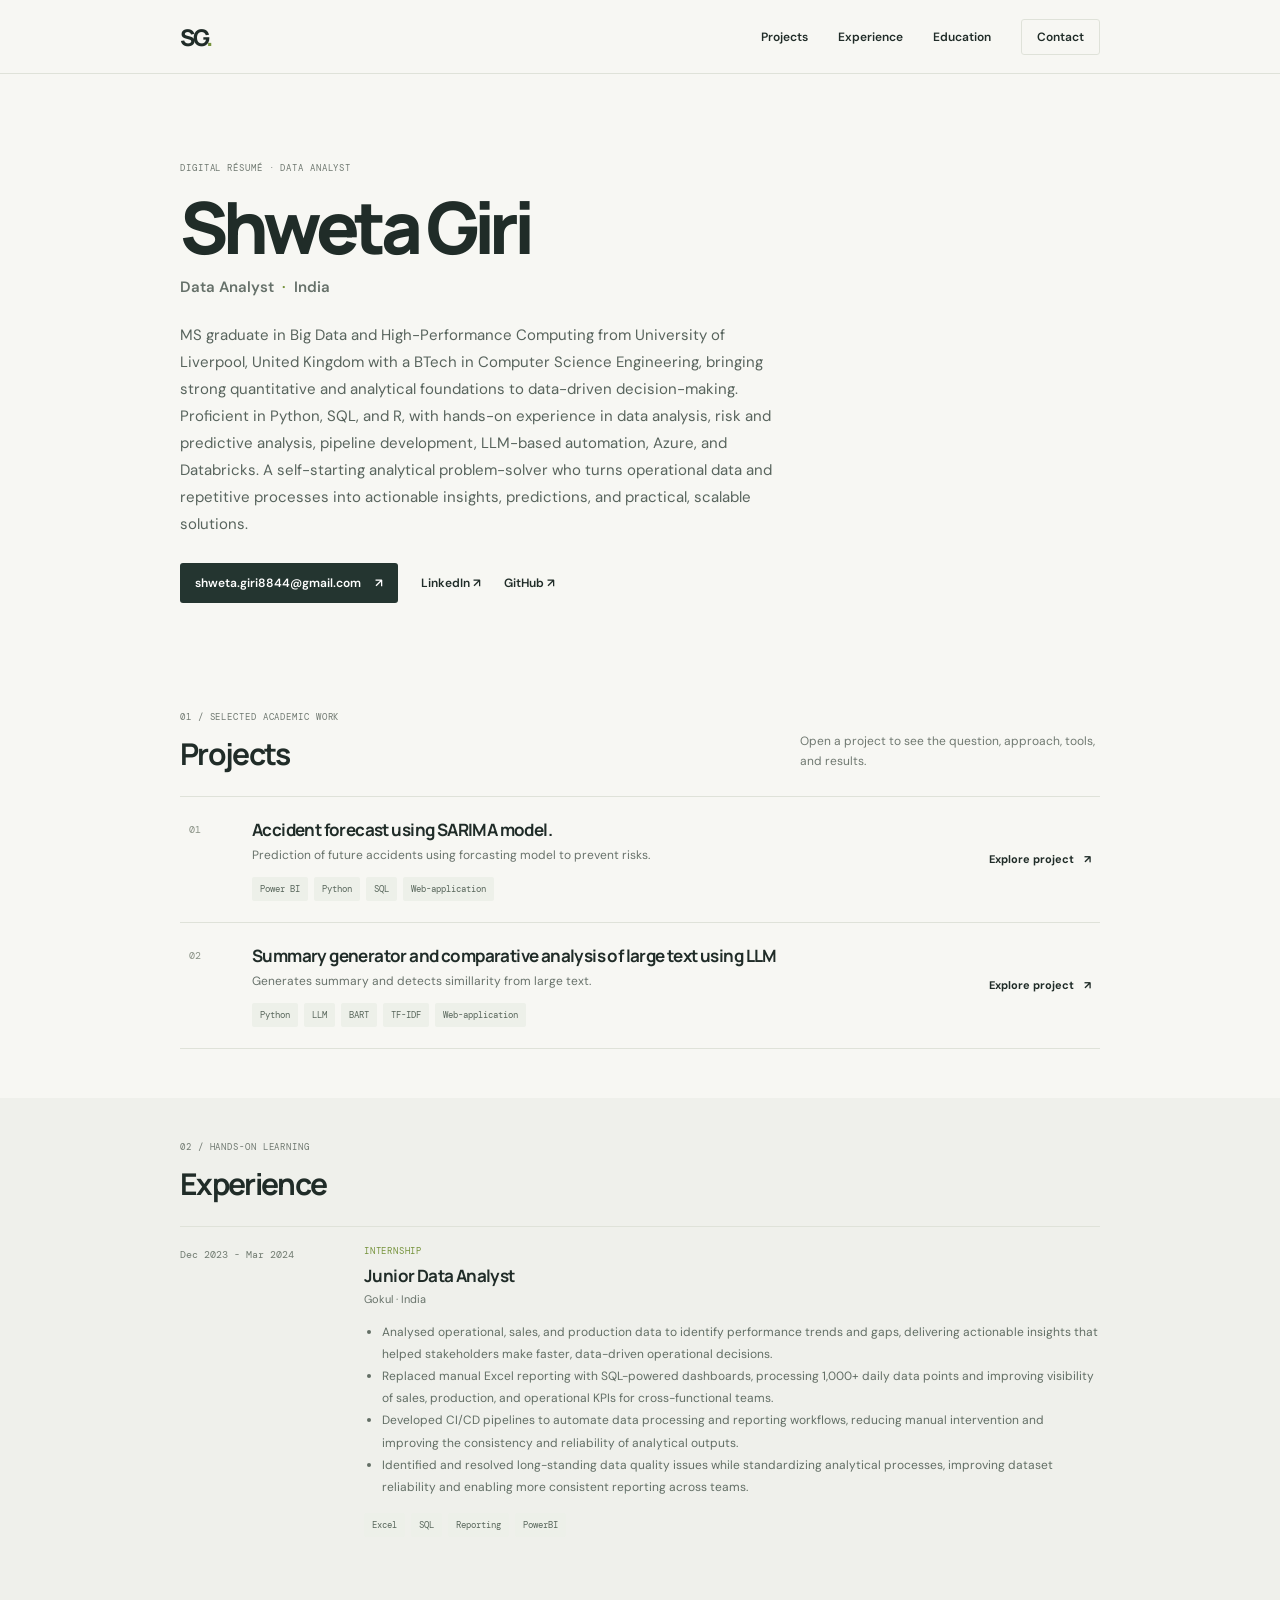
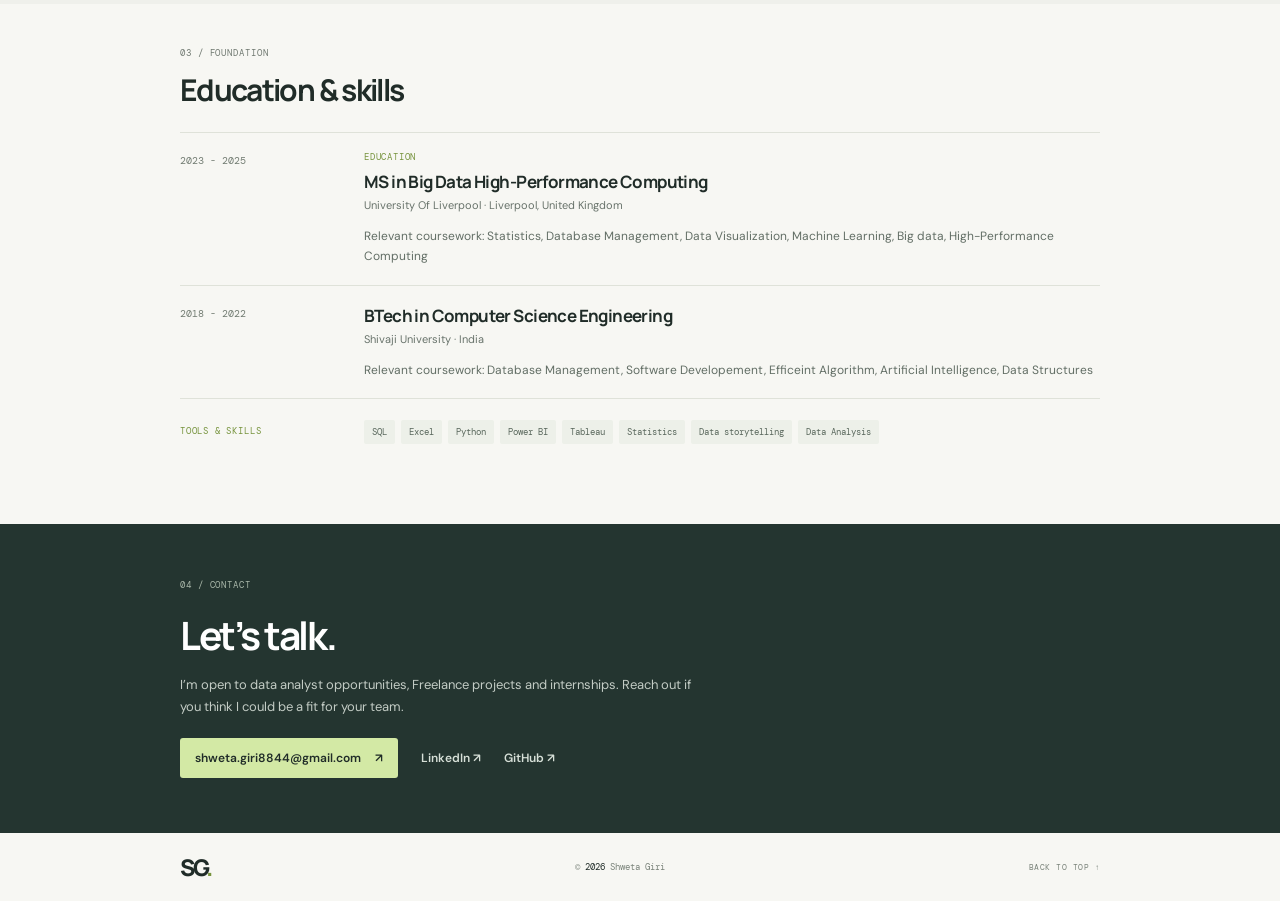
<file: index.html>
<!doctype html>
<html lang="en">
<head>
  <meta charset="utf-8">
  <meta name="viewport" content="width=device-width, initial-scale=1">
  <meta name="theme-color" content="#f7f7f3">
  <meta name="description" content="Shweta Giri's digital résumé and data analytics projects.">
  <title>Shweta Giri | Data Analyst</title>
  <link rel="preconnect" href="https://fonts.googleapis.com">
  <link rel="preconnect" href="https://fonts.gstatic.com" crossorigin>
  <link href="https://fonts.googleapis.com/css2?family=DM+Mono:wght@400;500&family=DM+Sans:wght@400;500;600;700&family=Manrope:wght@400;500;600;700;800&display=swap" rel="stylesheet">
  <link rel="stylesheet" href="style.css">
</head>
<body>
  <header class="site-header"><a class="brand" href="index.html">SG<span>.</span></a><nav aria-label="Main navigation"><a href="#projects">Projects</a><a href="#experience">Experience</a><a href="#education">Education</a><a class="nav-cta" href="#contact">Contact</a></nav></header>
  <main>
    <section class="intro page-wrap" id="top">
      <p class="eyebrow">DIGITAL RÉSUMÉ · DATA ANALYST</p>
      <h1>Shweta Giri</h1>
      <p class="intro-role"> Data Analyst <span>·</span> India </p>
      <p class="intro-summary"> 
MS graduate in Big Data and High-Performance Computing from University of Liverpool, United Kingdom with 
a BTech in Computer Science Engineering, bringing strong quantitative and analytical foundations to data-driven 
decision-making. Proficient in Python, SQL, and R, with hands-on experience in data analysis, risk and predictive analysis, pipeline 
development, LLM-based automation, Azure, and Databricks. A self-starting analytical problem-solver who turns operational data and repetitive processes into actionable 
insights, predictions, and practical, scalable solutions. </p>
      <div class="intro-links"><a class="solid-button" href="mailto:shweta.giri8844@gmail.com">shweta.giri8844@gmail.com <span>↗</span></a><a href="https://www.linkedin.com/in/shweta-giri-1368091bb/" target="_blank" rel="noreferrer">LinkedIn ↗</a><a href="https://github.com/Shwetasgiri" target="_blank" rel="noreferrer">GitHub ↗</a></div>
    </section>

    <section class="resume-section page-wrap" id="projects">
      <div class="section-title"><div><p class="eyebrow">01 / SELECTED ACADEMIC WORK</p><h2>Projects</h2></div><p>Open a project to see the question, approach, tools, and results.</p></div>
      <div class="project-list">
        <article class="project-row"><span class="project-number">01</span><div class="project-summary"><h3>Accident forecast using SARIMA model.</h3><p> Prediction of future accidents using forcasting model to prevent risks.</p><div class="tag-row"><span>Power BI</span><span>Python</span><span>SQL</span><span>Web-application</span></div></div><a class="project-open" href="SARIMA-forcasting.html">Explore project <span>↗</span></a></article>
        <article class="project-row"><span class="project-number">02</span><div class="project-summary"><h3>Summary generator and comparative analysis of large text using LLM </h3><p>Generates summary and detects simillarity from large text.</p><div class="tag-row"><span>Python</span><span>LLM</span><span>BART</span><span>TF-IDF</span><span>Web-application</span></div></div><a class="project-open" href="project-LLM.html">Explore project <span>↗</span></a></article>
    </section>

    <section class="resume-section shaded" id="experience"><div class="page-wrap"><div class="section-title"><div><p class="eyebrow">02 / HANDS-ON LEARNING</p><h2>Experience</h2></div></div>
      <article class="resume-entry"><div class="entry-date">Dec 2023 - Mar 2024</div><div><p class="entry-label">INTERNSHIP</p><h3>Junior Data Analyst</h3><p class="entry-org">Gokul · India</p><ul><li>Analysed operational, sales, and production data to identify performance trends and gaps, delivering 
actionable insights that helped stakeholders make faster, data-driven operational decisions.</li><li>Replaced manual Excel reporting with SQL-powered dashboards, processing 1,000+ daily data points and 
improving visibility of sales, production, and operational KPIs for cross-functional teams.</li><li>Developed CI/CD pipelines to automate data processing and reporting workflows, reducing manual 
intervention and improving the consistency and reliability of analytical outputs.</li><li>Identified and resolved long-standing data quality issues while standardizing analytical processes, improving 
dataset reliability and enabling more consistent reporting across teams.</li></ul><div class="tag-row"><span>Excel</span><span>SQL</span><span>Reporting</span><span>PowerBI</span></div></div></article>
    </div></section>

    <section class="resume-section page-wrap" id="education"><div class="section-title"><div><p class="eyebrow">03 / FOUNDATION</p><h2>Education & skills</h2></div></div>
      <article class="resume-entry"><div class="entry-date">2023 - 2025</div><div><p class="entry-label">EDUCATION</p><h3>MS in Big Data High-Performance Computing</h3><p class="entry-org">University Of Liverpool · Liverpool, United Kingdom</p><p class="entry-copy">Relevant coursework: Statistics, Database Management, Data Visualization, Machine Learning, Big data, High-Performance Computing</p></div></article>
      <article class="resume-entry"><div class="entry-date">2018 - 2022</div><div><h3>BTech in Computer Science Engineering </h3><p class="entry-org">Shivaji University · India</p><p class="entry-copy">Relevant coursework: Database Management, Software Developement, Efficeint Algorithm, Artificial Intelligence, Data Structures</p></div></article>
      <div class="skills-row"><span class="entry-label">TOOLS & SKILLS</span><div class="tag-row"><span>SQL</span><span>Excel</span><span>Python</span><span>Power BI</span><span>Tableau</span><span>Statistics</span><span>Data storytelling</span><span>Data Analysis</span></div></div>
    </section>

    <section class="contact-section" id="contact"><div class="page-wrap contact-inner"><p class="eyebrow">04 / CONTACT</p><h2>Let’s talk.</h2><p>I’m open to data analyst opportunities, Freelance projects and internships. Reach out if you think I could be a fit for your team.</p><div class="intro-links"><a class="solid-button" href="mailto:shweta.giri8844@gmail.com">shweta.giri8844@gmail.com <span>↗</span></a><a href="https://www.linkedin.com/in/shweta-giri-1368091bb/" target="_blank" rel="noreferrer">LinkedIn ↗</a><a href="https://github.com/shwetasgiri" target="_blank" rel="noreferrer">GitHub ↗</a></div></div></section>
  </main>
  <footer class="site-footer page-wrap"><a class="brand" href="#top">SG<span>.</span></a><span>© <b id="year"></b> Shweta Giri</span><a href="#top">BACK TO TOP ↑</a></footer>
  <script src="script.js"></script>
</body>
</html>
</file>
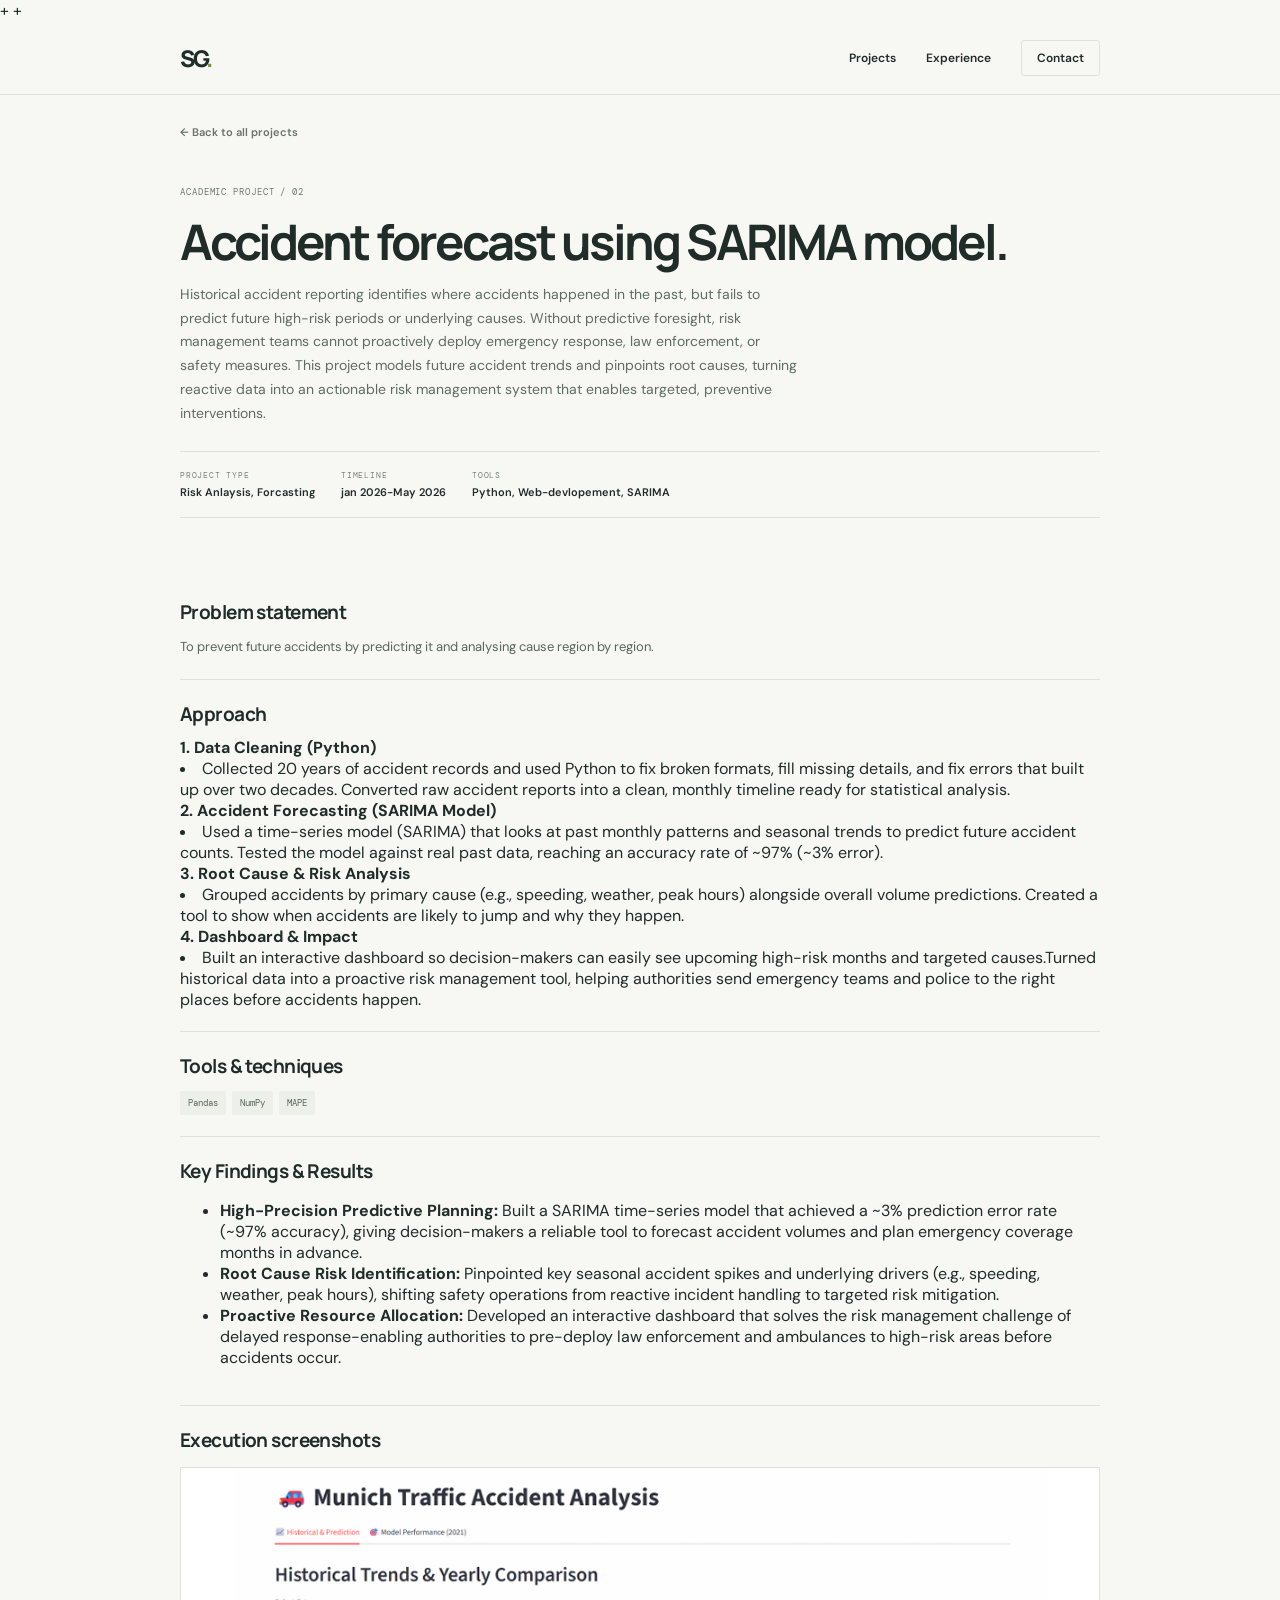
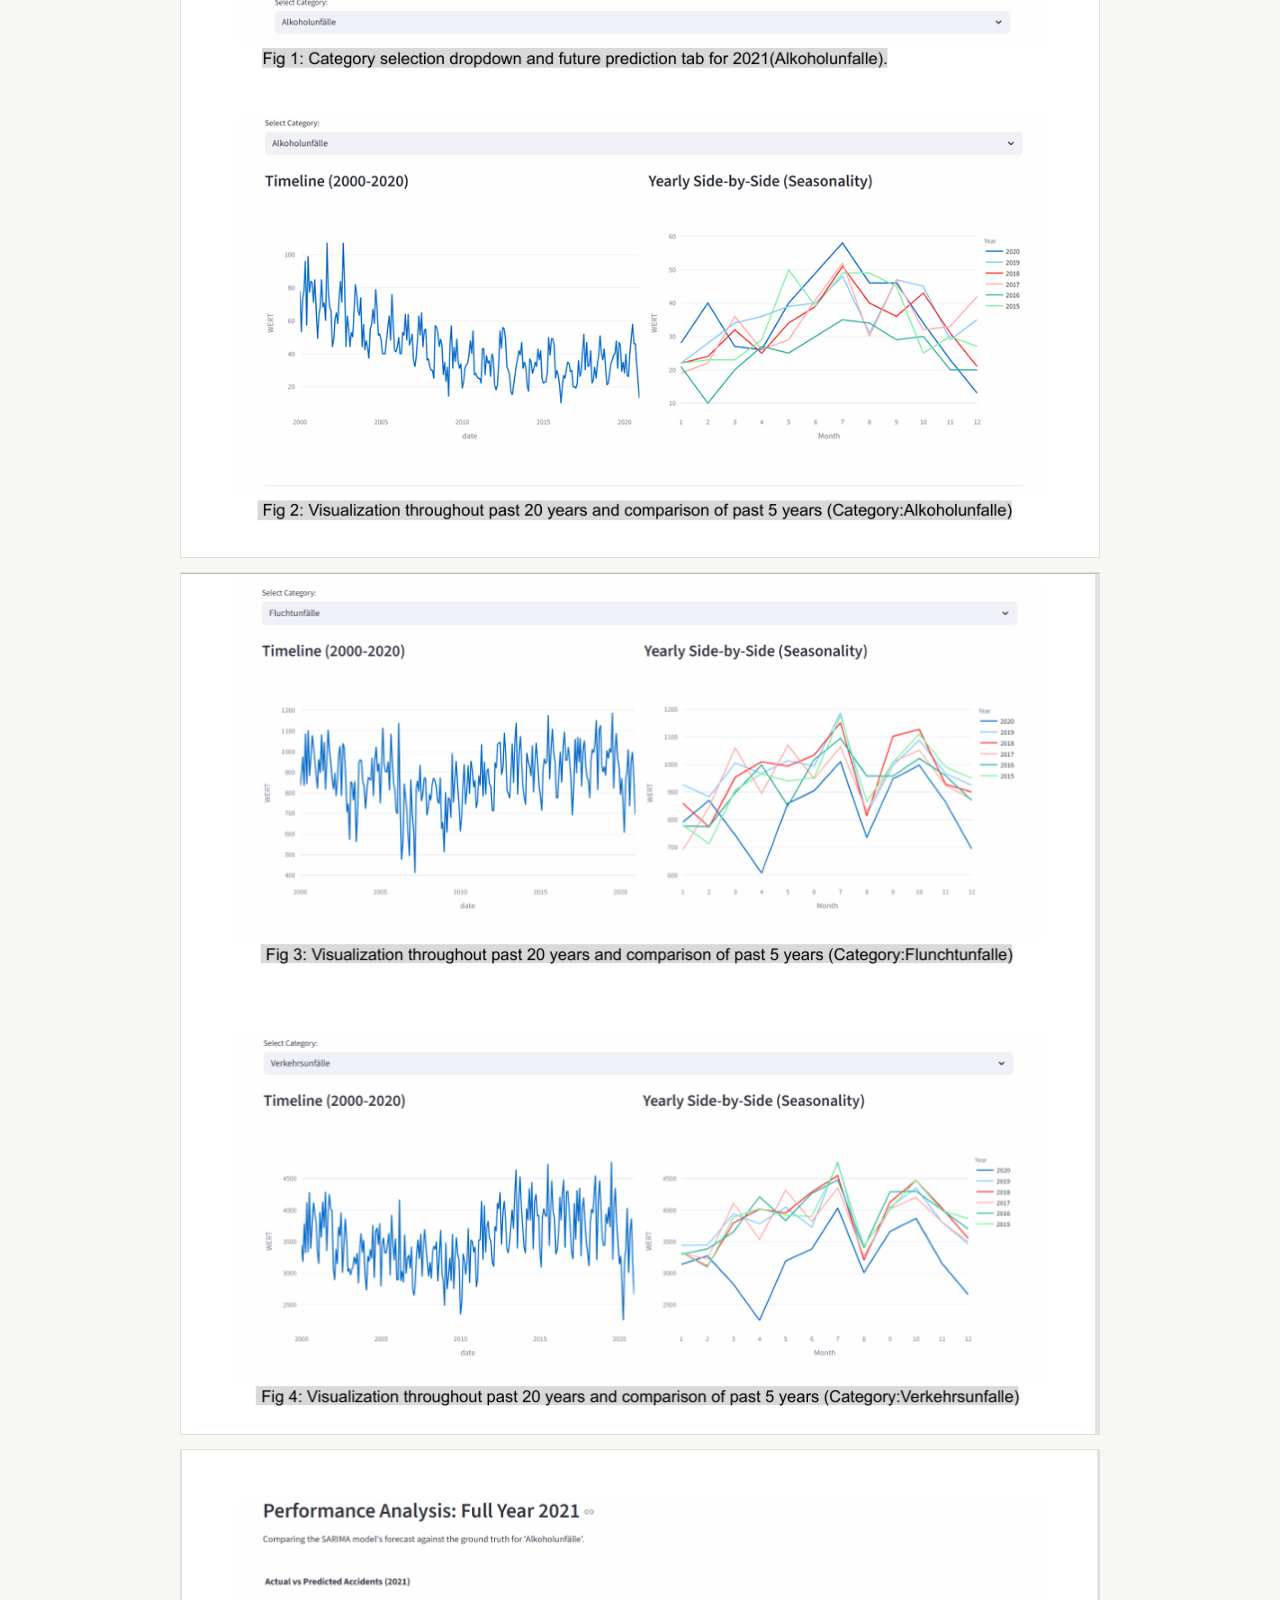
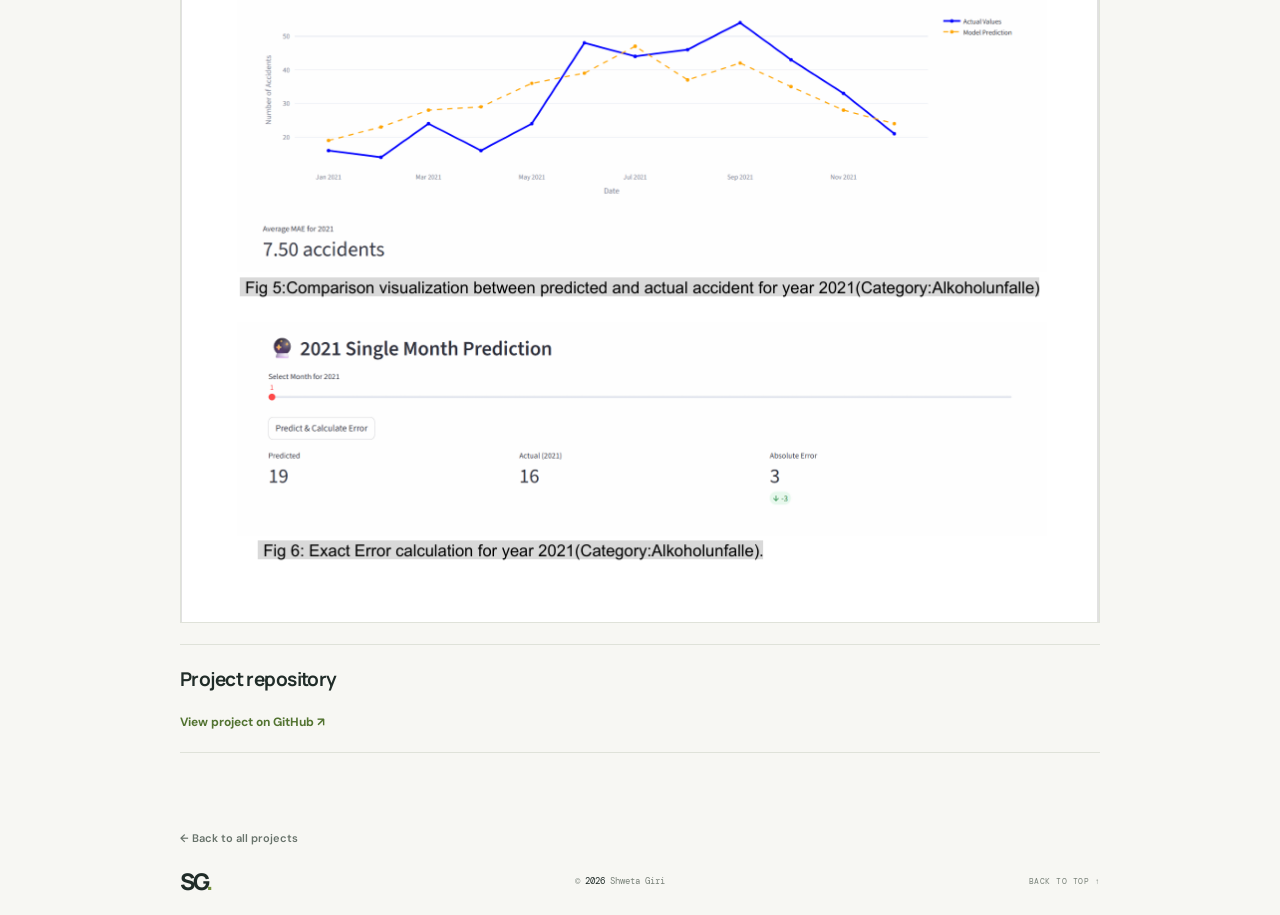
<file: project-churn.html>
<!doctype html>
+<html lang="en"><head><meta charset="utf-8"><meta name="viewport" content="width=device-width, initial-scale=1"><meta name="description" content="Project details: Accident forecast using SARIMA model."><title>Accident forecast using SARIMA model. | Shweta Giri</title><link rel="preconnect" href="https://fonts.googleapis.com"><link rel="preconnect" href="https://fonts.gstatic.com" crossorigin><link href="https://fonts.googleapis.com/css2?family=DM+Mono:wght@400;500&family=DM+Sans:wght@400;500;600;700&family=Manrope:wght@400;500;600;700;800&display=swap" rel="stylesheet"><link rel="stylesheet" href="style.css"></head>
+<body><header class="site-header"><a class="brand" href="index.html">SG<span>.</span></a><nav aria-label="Main navigation"><a href="index.html#projects">Projects</a><a href="index.html#experience">Experience</a><a href="index.html#contact" class="nav-cta">Contact</a></nav></header><main class="page-wrap"><a class="back-link" href="index.html#projects">← Back to all projects</a><section class="detail-intro"><p class="eyebrow">ACADEMIC PROJECT / 02</p><h1>Accident forecast using SARIMA model.</h1><p>Historical accident reporting identifies where accidents happened in the past, but fails to predict future high-risk periods or underlying causes. Without predictive foresight, risk management teams cannot proactively deploy emergency response, law enforcement, or safety measures. This project models future accident trends and pinpoints root causes, turning reactive data into an actionable risk management system that enables targeted, preventive interventions.</p>
    <div class="detail-meta"><div><span>PROJECT TYPE</span><span>Risk Anlaysis, Forcasting</span></div><div><span>TIMELINE</span><span>jan 2026-May 2026</span></div><div><span>TOOLS</span><span>Python, Web-devlopement, SARIMA </span></div></div></section><section class="detail-content"><article class="detail-block"><h2>Problem statement</h2><p>To prevent future accidents by predicting it and analysing cause region by region.</p></article><article class="detail-block"><h2>Approach</h2><strong>1. Data Cleaning (Python)</strong>
<li>Collected 20 years of accident records and used Python to fix broken formats, fill missing details, and fix errors that built up over two decades.
Converted raw accident reports into a clean, monthly timeline ready for statistical analysis.</li>
<strong>2. Accident Forecasting (SARIMA Model)</strong>
<li>Used a time-series model (SARIMA) that looks at past monthly patterns and seasonal trends to predict future accident counts.
Tested the model against real past data, reaching an accuracy rate of ~97% (~3% error).</li>    
<strong>3. Root Cause & Risk Analysis</strong>
<li>Grouped accidents by primary cause (e.g., speeding, weather, peak hours) alongside overall volume predictions.
Created a tool to show when accidents are likely to jump and why they happen.</li>
<strong>4. Dashboard & Impact</strong>
<li>Built an interactive dashboard so decision-makers can easily see upcoming high-risk months and targeted causes.Turned historical data into a proactive risk management tool, helping authorities send emergency teams and police to the right places before accidents happen.</li></p></article>
    <article class="detail-block"><h2>Tools & techniques</h2><div class="tag-row"><span>Pandas</span><span>NumPy</span><span>MAPE</span></div></article>
    <article class="detail-block">
  <h2>Key Findings &amp; Results</h2>
  <ul class="results-list">
    <li>
      <strong>High-Precision Predictive Planning:</strong> Built a SARIMA time-series model that achieved a ~3% prediction error rate (~97% accuracy), giving decision-makers a reliable tool to forecast accident volumes and plan emergency coverage months in advance.
    </li>
    <li>
      <strong>Root Cause Risk Identification:</strong> Pinpointed key seasonal accident spikes and underlying drivers (e.g., speeding, weather, peak hours), shifting safety operations from reactive incident handling to targeted risk mitigation.
    </li>
    <li>
      <strong>Proactive Resource Allocation:</strong> Developed an interactive dashboard that solves the risk management challenge of delayed response-enabling authorities to pre-deploy law enforcement and ambulances to high-risk areas before accidents occur.
    </li>
  </ul>
</article>
</article><article class="detail-block">
  <h2>Execution screenshots</h2>

  <img class="project-shot" src="Assets/forecast1.png" alt="Accident forecast result 1">
  <img class="project-shot" src="Assets/forecast2.png" alt="Accident forecast result 2">
  <img class="project-shot" src="Assets/forecast3.png" alt="Accident forecast result 3">
</article>
<article class="detail-block"><h2>Project repository</h2><a class="repo-link" href="https://github.com/Shwetasgiri/munich-accident-forecast" target="_blank" rel="noreferrer">View project on GitHub ↗</a></article></section><a class="back-link" href="index.html#projects">← Back to all projects</a></main><footer class="site-footer page-wrap"><a class="brand" href="index.html">SG<span>.</span></a><span>© <b id="year"></b> Shweta Giri</span><a href="#top">BACK TO TOP ↑</a></footer><script src="script.js"></script></body></html>
</file>
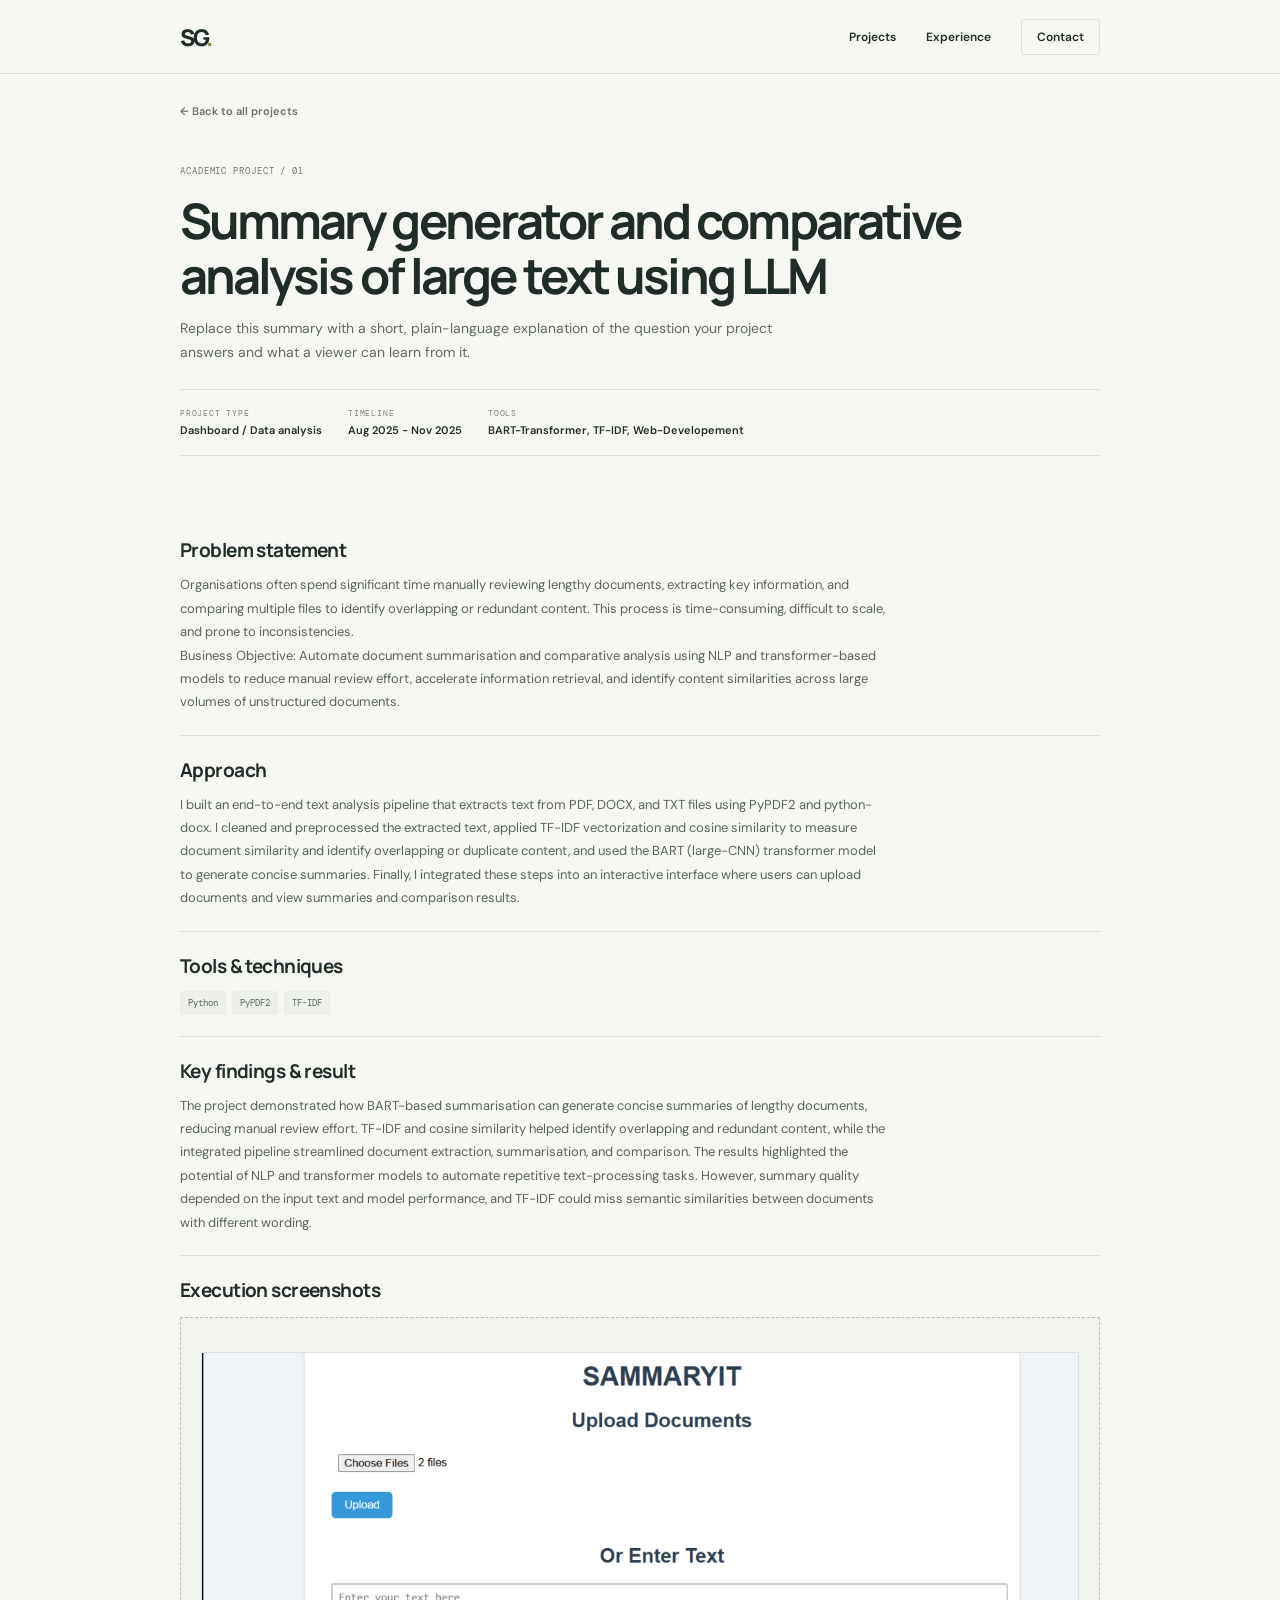
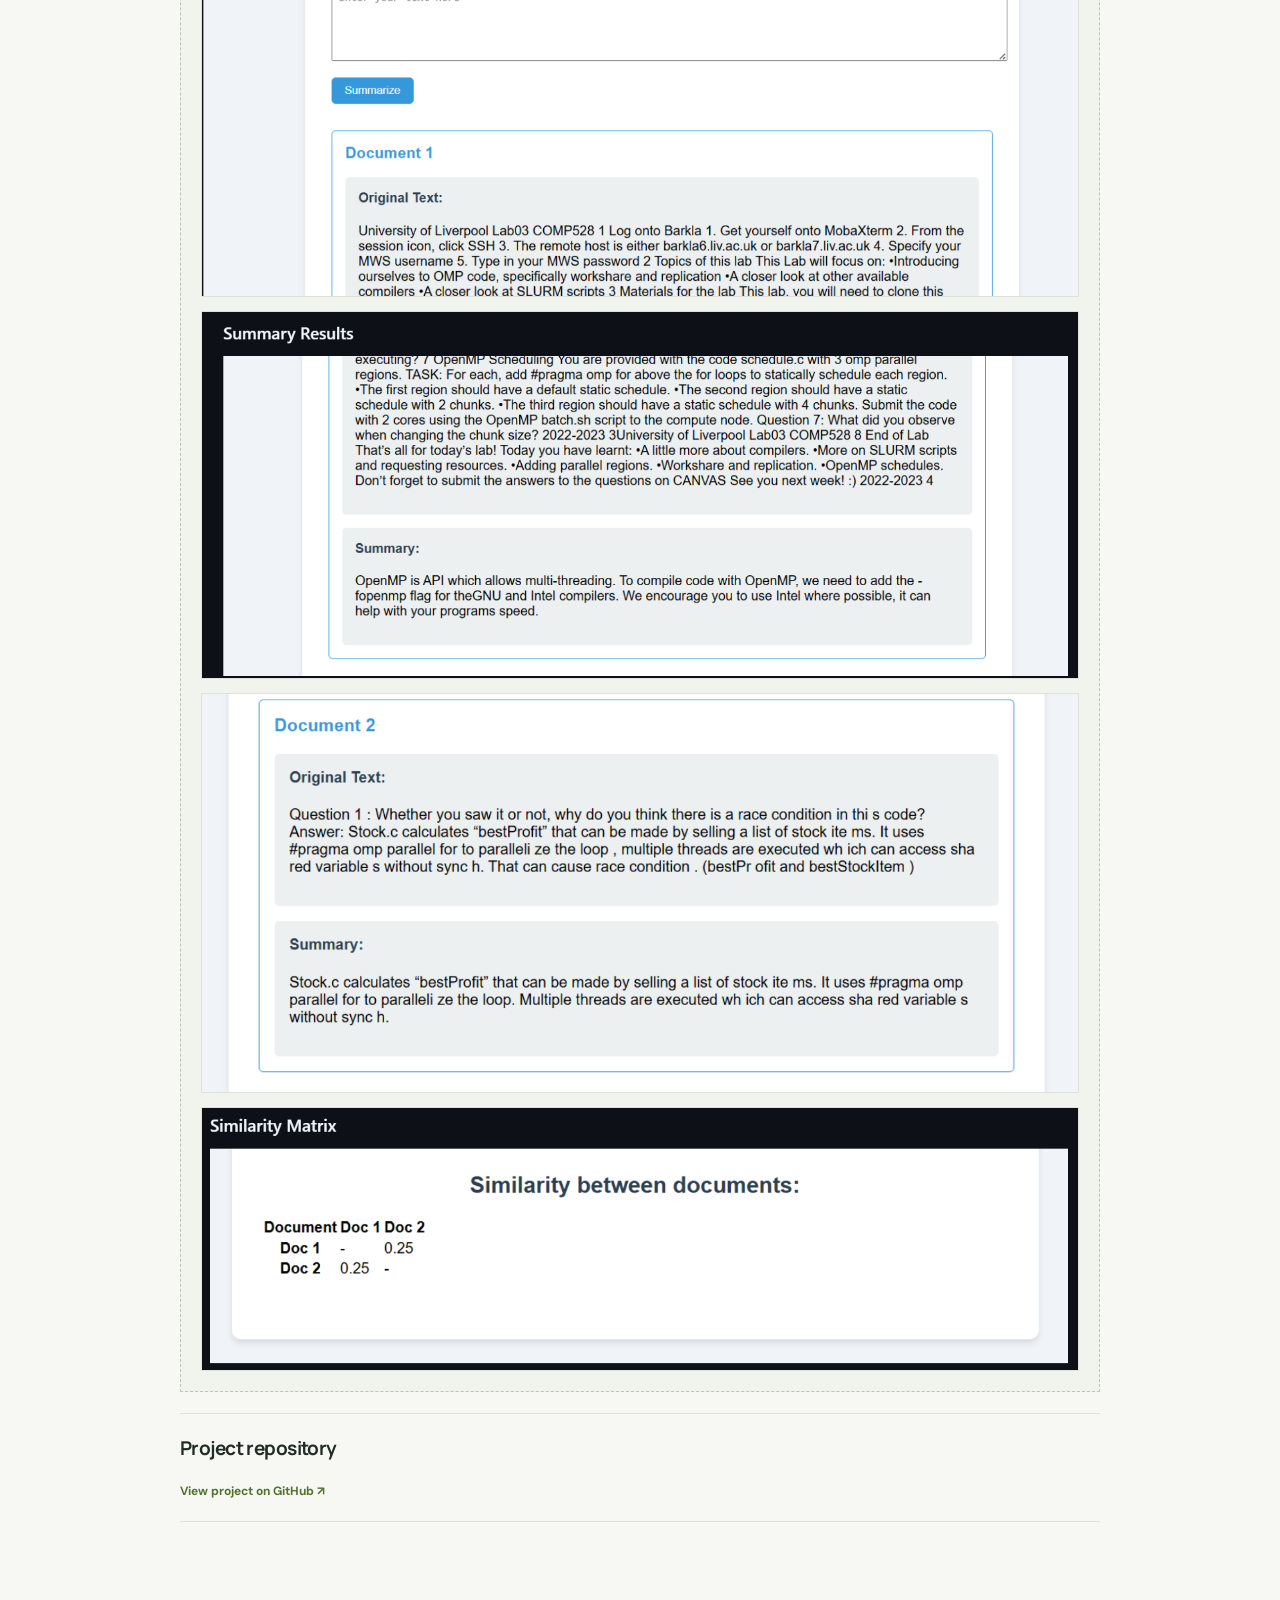
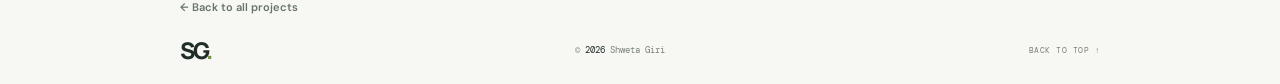
<file: project-LLM.html>
<!doctype html>
<html lang="en"><he ad><meta charset="utf-8"><meta name="viewport" content="width=device-width, initial-scale=1"><meta name="description" content="Project details: Summary generator and comparative analysis of large text using LLM"><title> Summary generator and comparative analysis of large text using LLM  | Shweta Giri</title><link rel="preconnect" href="https://fonts.googleapis.com"><link rel="preconnect" href="https://fonts.gstatic.com" crossorigin><link href="https://fonts.googleapis.com/css2?family=DM+Mono:wght@400;500&family=DM+Sans:wght@400;500;600;700&family=Manrope:wght@400;500;600;700;800&display=swap" rel="stylesheet"><link rel="stylesheet" href="style.css"></head>
<body><header class="site-header"><a class="brand" href="index.html">SG<span>.</span></a><nav aria-label="Main navigation"><a href="index.html#projects">Projects</a><a href="index.html#experience">Experience</a><a href="index.html#contact" class="nav-cta">Contact</a></nav></header><main class="page-wrap"><a class="back-link" href="index.html#projects">← Back to all projects</a><section class="detail-intro"><p class="eyebrow">ACADEMIC PROJECT / 01</p><h1> Summary generator and comparative analysis of large text using LLM</h1>
    <p>Replace this summary with a short, plain-language explanation of the question your project answers and what a viewer can learn from it.</p><div class="detail-meta"><div><span>PROJECT TYPE</span><span>Dashboard / Data analysis</span></div><div><span>TIMELINE</span><span>Aug 2025 - Nov 2025</span></div><div><span>TOOLS</span><span>BART-Transformer, TF-IDF, Web-Developement</span></div></div></section><section class="detail-content">
        <article class="detail-block"><h2>Problem statement</h2><p> Organisations often spend significant time manually reviewing lengthy documents, extracting key information, and comparing multiple files to identify overlapping or redundant content. This process is time-consuming, difficult to scale, and prone to inconsistencies.</p>

<p>Business Objective: Automate document summarisation and comparative analysis using NLP and transformer-based models to reduce manual review effort, accelerate information retrieval, and identify content similarities across large volumes of unstructured documents. </p></article>
<article class="detail-block"><h2>Approach</h2><p>I built an end-to-end text analysis pipeline that extracts text from PDF, DOCX, and TXT files using PyPDF2 and python-docx. I cleaned and preprocessed the extracted text, applied TF-IDF vectorization and cosine similarity to measure document similarity and identify overlapping or duplicate content, and used the BART (large-CNN) transformer model to generate concise summaries. Finally, I integrated these steps into an interactive interface where users can upload documents and view summaries and comparison results.</p></article>
<article class="detail-block"><h2>Tools & techniques</h2><div class="tag-row"><span>Python</span><span>PyPDF2</span><span>TF-IDF</span></div></article><article class="detail-block"><h2>Key findings & result</h2><p>The project demonstrated how BART-based summarisation can generate concise summaries of lengthy documents, reducing manual review effort. TF-IDF and cosine similarity helped identify overlapping and redundant content, while the integrated pipeline streamlined document extraction, summarisation, and comparison. The results highlighted the potential of NLP and transformer models to automate repetitive text-processing tasks. However, summary quality depended on the input text and model performance, and TF-IDF could miss semantic similarities between documents with different wording.</p></article>
<article class="detail-block">
    <h2>Execution screenshots</h2>
    <div class="screenshot-guidance"><img class="project-shot" src="Assets/SummaryIT1.png" alt="Summary result 1">
  <img class="project-shot" src="Assets/SummaryIT2.png" alt="Summary result 2">
  <img class="project-shot" src="Assets/SummaryIT3.png" alt="Summary result 3">
  <img class="project-shot" src="Assets/SummaryIT4.png" alt="Summary result 4"></div></article>
<article class="detail-block"><h2>Project repository</h2><a class="repo-link" href="https://github.com/Shwetasgiri/Summary-Generator---LLM-Project/tree/main" target="_blank" rel="noreferrer">View project on GitHub ↗</a></article></section><a class="back-link" href="index.html#projects">← Back to all projects</a></main><footer class="site-footer page-wrap"><a class="brand" href="index.html">SG<span>.</span></a><span>© <b id="year"></b> Shweta Giri</span><a href="#top">BACK TO TOP ↑</a></footer><script src="script.js"></script></body></html>
</file>
<file: style.css>
:root{--paper:#f7f7f3;--ink:#202c28;--muted:#707971;--line:#dfe2d9;--green:#76933c;--pale:#edf0e9;--deep:#243530;--mono:'DM Mono',monospace;--sans:'DM Sans',sans-serif;--display:'Manrope',sans-serif}*{box-sizing:border-box}html{scroll-behavior:smooth;scroll-padding-top:90px}body{margin:0;background:var(--paper);color:var(--ink);font-family:var(--sans);-webkit-font-smoothing:antialiased}a{color:inherit;text-decoration:none}.page-wrap{width:min(920px,calc(100% - 48px));margin:0 auto}.site-header{height:74px;padding:0 max(24px,calc((100vw - 920px)/2));display:flex;align-items:center;justify-content:space-between;border-bottom:1px solid var(--line);position:sticky;top:0;background:#f7f7f3f2;backdrop-filter:blur(8px);z-index:2}.brand{font:800 23px var(--display);letter-spacing:-.1em}.brand span{color:var(--green)}nav{display:flex;align-items:center;gap:30px;font-size:12px;font-weight:600}nav a,.intro-links>a:not(.solid-button),.site-footer>a:last-child{transition:color .18s}nav a:hover,.intro-links>a:hover,.site-footer>a:last-child:hover{color:var(--green)}nav .nav-cta{border:1px solid var(--line);padding:9px 15px;border-radius:3px}.eyebrow{font:9px var(--mono);letter-spacing:.1em;color:var(--muted);margin:0 0 17px}.intro{padding-top:88px;padding-bottom:65px}.intro h1{font:800 clamp(48px,7vw,72px)/1 var(--display);letter-spacing:-.075em;margin:0}.intro-role{font-size:15px;font-weight:600;margin:14px 0;color:#66716a}.intro-role span{color:var(--green);padding:0 4px}.intro-summary{font-size:15px;line-height:1.8;color:#58645d;max-width:610px;margin:25px 0}.intro-links{display:flex;align-items:center;gap:23px;flex-wrap:wrap;font-size:12px;font-weight:600}.solid-button{padding:12px 15px;background:var(--deep);color:white!important;border-radius:3px;transition:background .2s,transform .2s}.solid-button:hover{background:#40594b;transform:translateY(-2px)}.solid-button span{padding-left:11px}.resume-section{padding-top:43px;padding-bottom:49px}.section-title{display:flex;align-items:end;justify-content:space-between;gap:30px;margin-bottom:22px}.section-title .eyebrow{margin-bottom:10px}.section-title h2{font:700 30px var(--display);letter-spacing:-.055em;margin:0}.section-title>p{max-width:300px;margin:0 0 2px;color:var(--muted);font-size:12px;line-height:1.65}.project-list{border-top:1px solid var(--line)}.project-row{display:grid;grid-template-columns:45px 1fr 140px;gap:18px;align-items:center;padding:21px 9px;border-bottom:1px solid var(--line);transition:background .2s,padding .2s}.project-row:hover{background:#eff1eb;padding-left:15px;padding-right:15px}.project-number{font:10px var(--mono);color:#899185;align-self:start;padding-top:5px}.project-summary h3,.resume-entry h3{font:700 17px var(--display);letter-spacing:-.035em;margin:0 0 5px}.project-summary p{font-size:12px;color:#68726b;line-height:1.65;margin:0 0 11px}.tag-row{display:flex;gap:6px;flex-wrap:wrap}.tag-row span{font:9px var(--mono);color:#59675c;background:var(--pale);padding:6px 8px;border-radius:2px}.project-open{justify-self:end;font-size:11px;font-weight:700;white-space:nowrap;transition:color .2s}.project-open span{display:inline-block;margin-left:7px;transition:transform .2s}.project-row:hover .project-open{color:var(--green)}.project-row:hover .project-open span{transform:translate(3px,-3px)}.edit-note{font-size:10px;line-height:1.6;color:#647258;background:#edf1e7;padding:9px 11px;margin:14px 0 0}.shaded{background:#eff0eb}.resume-entry{display:grid;grid-template-columns:160px 1fr;gap:24px;padding:18px 0;border-top:1px solid var(--line)}.entry-date{font:10px var(--mono);color:#727c72;padding-top:3px}.entry-label{font:9px var(--mono);letter-spacing:.09em;color:var(--green);margin:0 0 7px}.entry-org{font-size:11px;color:#68736b;margin:0}.resume-entry ul{padding-left:18px;margin:15px 0;color:#626e65;font-size:12px;line-height:1.85}.resume-entry .tag-row{margin-top:13px}.entry-copy{font-size:12px;color:#626e65;line-height:1.7;margin:14px 0 0}.skills-row{display:grid;grid-template-columns:160px 1fr;gap:24px;padding:21px 0;border-top:1px solid var(--line);align-items:start}.skills-row .entry-label{padding-top:5px}.contact-section{background:var(--deep);color:white;margin-top:10px;padding:55px 0}.contact-inner h2{font:700 39px var(--display);letter-spacing:-.06em;margin:0}.contact-inner>p:not(.eyebrow){font-size:13px;line-height:1.7;color:#c3ccc5;max-width:520px;margin:12px 0 20px}.contact-inner .eyebrow{color:#aab8aa}.contact-inner .solid-button{background:#d3e9a5;color:var(--ink)!important}.contact-inner .solid-button:hover{background:#e3f4c2}.contact-inner .intro-links>a:not(.solid-button){color:#d6dfd7}.contact-inner .intro-links>a:not(.solid-button):hover{color:#d3e9a5}.site-footer{height:68px;display:flex;justify-content:space-between;align-items:center;font:9px var(--mono);color:#7a837a}.site-footer .brand{color:var(--ink);font-family:var(--display)}.site-footer b{font-weight:400;color:var(--ink)}.site-footer>a:last-child{font-size:8px;letter-spacing:.06em}.back-link{display:inline-flex;gap:8px;font-size:11px;font-weight:600;color:#68736b;margin:30px 0 0}.back-link:hover{color:var(--green)}.detail-intro{padding:45px 0 34px}.detail-intro h1{font:700 clamp(34px,5vw,49px)/1.12 var(--display);letter-spacing:-.06em;margin:0 0 13px}.detail-intro>p:not(.eyebrow){font-size:14px;line-height:1.7;color:#606c63;max-width:620px;margin:0}.detail-meta{display:flex;gap:26px;flex-wrap:wrap;padding:18px 0;border-top:1px solid var(--line);border-bottom:1px solid var(--line);margin-top:25px}.detail-meta div{display:flex;flex-direction:column;gap:5px}.detail-meta span:first-child{font:8px var(--mono);letter-spacing:.1em;color:#7b857a}.detail-meta span:last-child{font-size:11px;font-weight:600}.detail-content{padding:26px 0 48px}.detail-block{padding:21px 0;border-bottom:1px solid var(--line)}.detail-block h2{font:700 19px var(--display);letter-spacing:-.03em;margin:0 0 10px}.detail-block>p{font-size:13px;line-height:1.8;color:#59655d;margin:0;max-width:710px}.detail-block .tag-row{margin-top:12px}.repo-link{display:inline-flex;align-items:center;gap:9px;font-size:12px;font-weight:700;color:#527330;margin-top:12px}.repo-link:hover{color:#263e2a}.screenshot-guidance{border:1px dashed #bbc4b5;background:#f1f3ed;padding:20px;margin-top:14px;color:#667260;font-size:11px;line-height:1.7}.screenshot-guidance code{font:10px var(--mono);color:#42543f}.project-shot{display:block;max-width:100%;height:auto;margin-top:14px;border:1px solid var(--line)}
@media(max-width:600px){.page-wrap{width:calc(100% - 38px)}.site-header{height:64px;padding:0 19px}nav{gap:14px;font-size:10px}nav .nav-cta{padding:7px 9px}.intro{padding-top:61px;padding-bottom:47px}.intro h1{font-size:55px}.intro-summary{font-size:13px}.intro-links{gap:14px 17px;font-size:11px}.section-title{display:block}.section-title>p{margin-top:11px}.section-title h2{font-size:27px}.project-row{grid-template-columns:25px 1fr;gap:10px;padding:18px 3px}.project-open{grid-column:2;justify-self:start;margin-top:2px}.project-summary h3{font-size:15px}.project-summary p{font-size:11px}.tag-row span{font-size:8px;padding:5px 7px}.resume-entry,.skills-row{grid-template-columns:1fr;gap:9px}.resume-entry{padding:15px 0}.entry-date{font-size:9px}.resume-entry h3{font-size:16px}.resume-entry ul{font-size:11px}.contact-section{padding:41px 0}.contact-inner h2{font-size:34px}.site-footer{height:auto;min-height:64px;gap:10px;font-size:8px}.site-footer>a:last-child{font-size:7px}.detail-intro{padding-top:32px}.detail-intro h1{font-size:35px}.detail-intro>p:not(.eyebrow){font-size:12px}.detail-meta{gap:14px 21px}.detail-meta span:last-child{font-size:10px}.detail-block h2{font-size:17px}.detail-block>p{font-size:12px}.screenshot-guidance{padding:14px;font-size:10px}}
@media(prefers-reduced-motion:reduce){*,*::before,*::after{scroll-behavior:auto!important;transition:none!important}}
</file>
